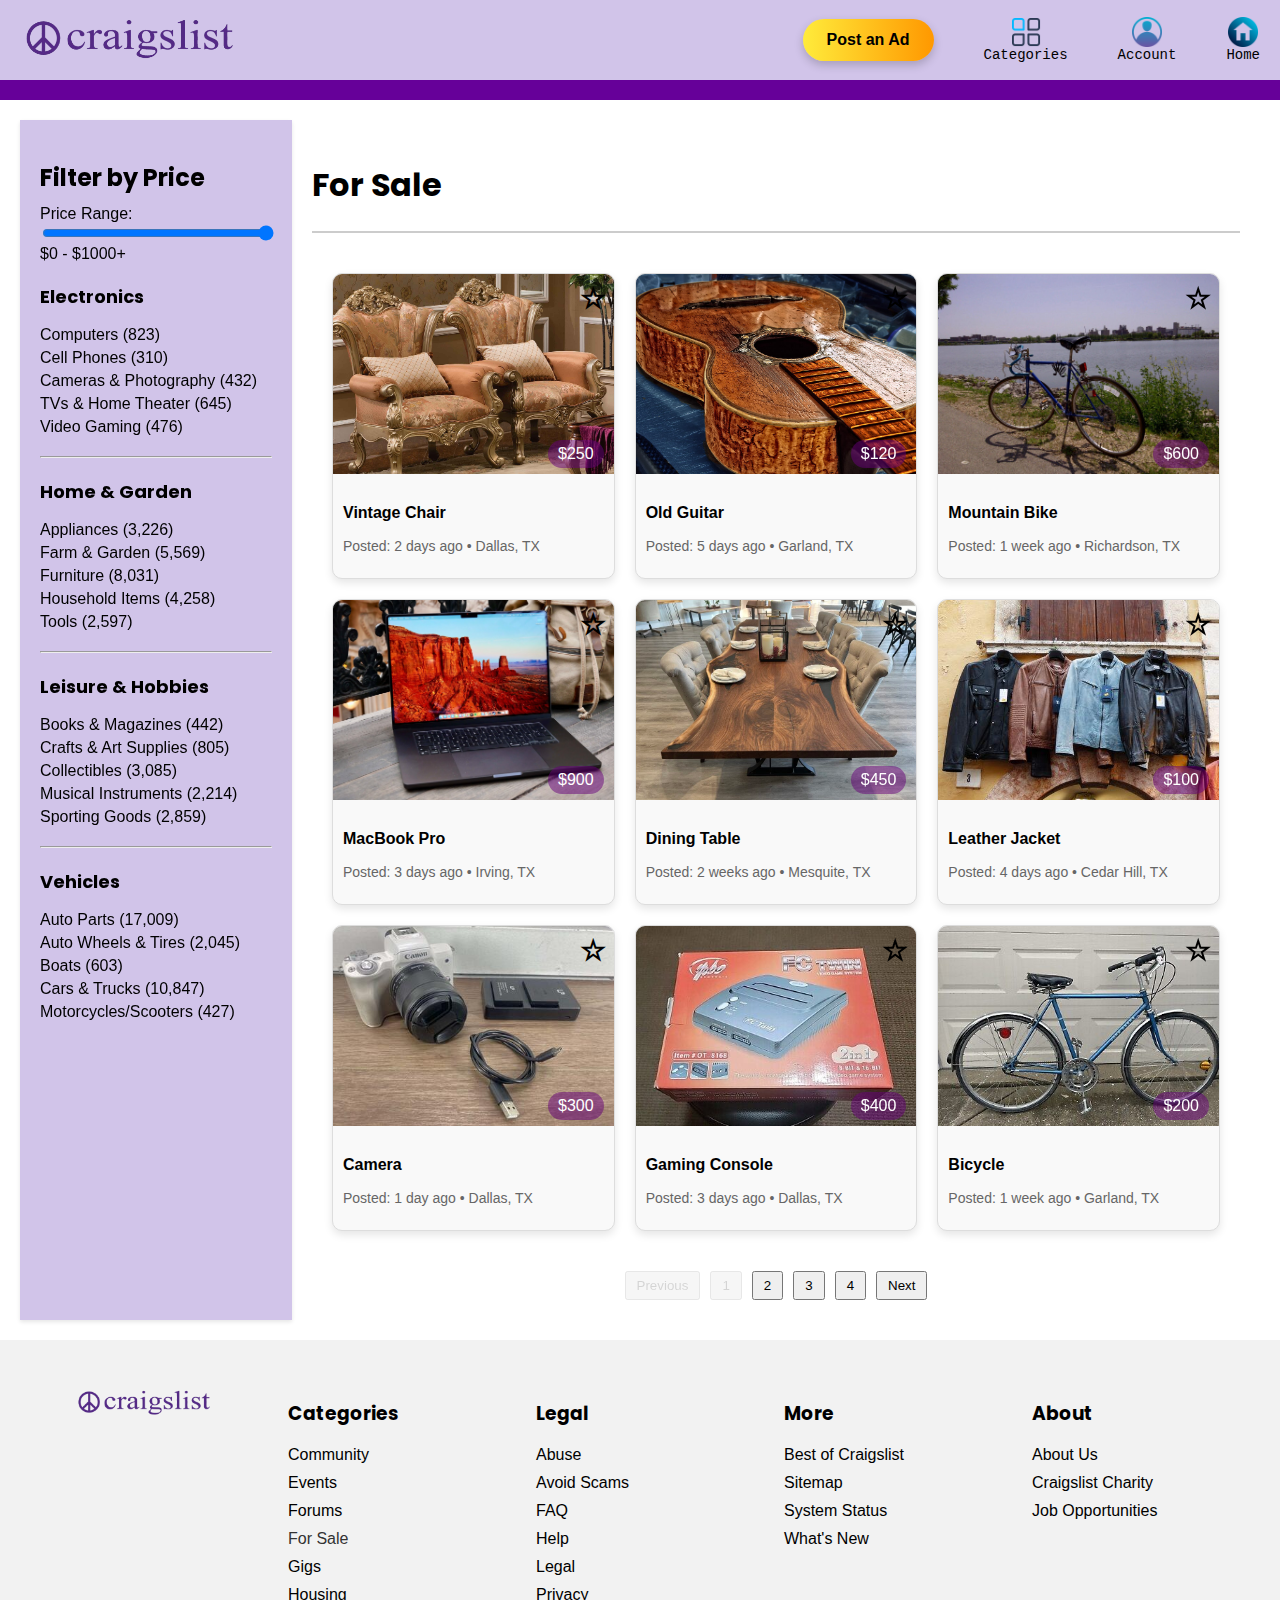
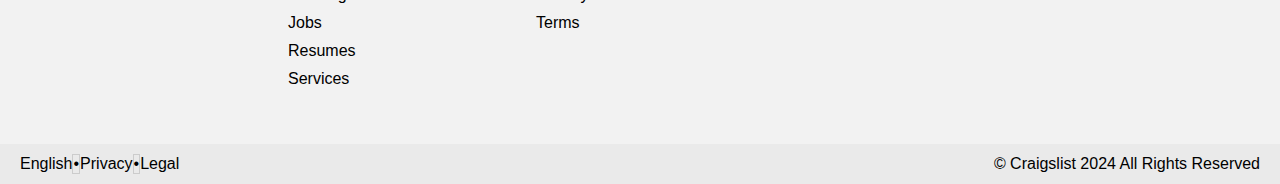
<file: for-sale.html>
<!DOCTYPE html>
<html lang="en">
    <head>
        <meta charset="UTF-8" />
        <meta name="viewport" content="width=device-width, initial-scale=1.0" />
        <title>Craigslist: For Sale</title>
        <link rel="stylesheet" href="css/home.css" />
        <link rel="stylesheet" href="css/for-sale.css" />
        <script src="js/for-sale.js" defer></script>
        <script src="js/for-saleCards.js" defer></script>
        <!-- Google tag (gtag.js) -->
        <script async src="https://www.googletagmanager.com/gtag/js?id=G-M72XWB46N5"></script>
        <script>
          window.dataLayer = window.dataLayer || [];
          function gtag(){dataLayer.push(arguments);}
          gtag('js', new Date());
        
          gtag('config', 'G-M72XWB46N5');
        </script>
    </head>
    <body>
        <section class="header">
            <div class="top_nav">
                <a href="index.html">
                    <img
                        class="logo"
                        src="images/craigslist_logo.png"
                        alt="Craigslist Logo"
                    />
                </a>
                <div class="nav_links">
                    <div class="post-ad">Post an Ad</div>
                    <a>
                        <img
                            class="categories-icon"
                            src="images/categories_icon.png"
                            alt="Categories Icon"
                        />
                        <span>Categories</span>
                    </a>
                    <a>
                        <img
                            class="profile-icon"
                            src="images/profile_icon.png"
                            alt="Profile Icon"
                        />
                        <span>Account</span>
                    </a>
                    <a href="index.html">
                        <img
                            class="home-icon"
                            src="images/house-icon.png"
                            alt="Home"
                        />
                        <span>Home</span>
                    </a>
                </div>
            </div>
        </section>
        <main class="main-content">
            <aside class="left-nav">
                <div class="filter-section">
                    <h2>Filter by Price</h2>
                    <label for="priceRange">Price Range:</label>
                    <input
                        type="range"
                        id="priceRange"
                        min="0"
                        max="1000"
                        value="1000"
                        step="10"
                    />
                    <span id="minValue">$0</span> -
                    <span id="priceValue">$1000+</span>
                </div>
                <div class="category-section">
                    <h2>Electronics</h2>
                    <ul>
                        <li>Computers (823)</li>
                        <li>Cell Phones (310)</li>
                        <li>Cameras & Photography (432)</li>
                        <li>TVs & Home Theater (645)</li>
                        <li>Video Gaming (476)</li>
                    </ul>
                    <hr />
                    <h2>Home & Garden</h2>
                    <ul>
                        <li>Appliances (3,226)</li>
                        <li>Farm & Garden (5,569)</li>
                        <li>Furniture (8,031)</li>
                        <li>Household Items (4,258)</li>
                        <li>Tools (2,597)</li>
                    </ul>
                    <hr />
                    <h2>Leisure & Hobbies</h2>
                    <ul>
                        <li>Books & Magazines (442)</li>
                        <li>Crafts & Art Supplies (805)</li>
                        <li>Collectibles (3,085)</li>
                        <li>Musical Instruments (2,214)</li>
                        <li>Sporting Goods (2,859)</li>
                    </ul>
                    <hr />
                    <h2>Vehicles</h2>
                    <ul>
                        <li>Auto Parts (17,009)</li>
                        <li>Auto Wheels & Tires (2,045)</li>
                        <li>Boats (603)</li>
                        <li>Cars & Trucks (10,847)</li>
                        <li>Motorcycles/Scooters (427)</li>
                    </ul>
                </div>
            </aside>
            <div class="body-content">
                <h1>For Sale</h1>
                <hr class="separator" />
                <div id="card-container" class="card-container"></div>
                <div id="pagination" class="pagination"></div>
            </div>
        </main>
        <footer>
            <div class="footer-grid">
                <div class="footer-column logo-column">
                    <a href="index.html">
                        <img
                            src="images/craigslist_logo.png"
                            alt="Craigslist Logo"
                        />
                    </a>
                </div>
                <div class="footer-column">
                    <h3>Categories</h3>
                    <ul>
                        <li>Community</li>
                        <li>Events</li>
                        <li>Forums</li>
                        <li><a href="for-sale.html">For Sale</a></li>
                        <li>Gigs</li>
                        <li>Housing</li>
                        <li>Jobs</li>
                        <li>Resumes</li>
                        <li>Services</li>
                    </ul>
                </div>
                <div class="footer-column">
                    <h3>Legal</h3>
                    <ul>
                        <li>Abuse</li>
                        <li>Avoid Scams</li>
                        <li>FAQ</li>
                        <li>Help</li>
                        <li>Legal</li>
                        <li>Privacy</li>
                        <li>Terms</li>
                    </ul>
                </div>
                <div class="footer-column">
                    <h3>More</h3>
                    <ul>
                        <li>Best of Craigslist</li>
                        <li>Sitemap</li>
                        <li>System Status</li>
                        <li>What's New</li>
                    </ul>
                </div>
                <div class="footer-column">
                    <h3>About</h3>
                    <ul>
                        <li>About Us</li>
                        <li>Craigslist Charity</li>
                        <li>Job Opportunities</li>
                    </ul>
                </div>
            </div>
            <div class="footer-bottom">
                <div class="footer-left">
                    <span>English</span>
                    <span class="separator">•</span>
                    <span>Privacy</span>
                    <span class="separator">•</span>
                    <span>Legal</span>
                </div>
                <div class="footer-right">
                    &copy; Craigslist 2024 All Rights Reserved
                </div>
            </div>
        </footer>
    </body>
</html>
</file>
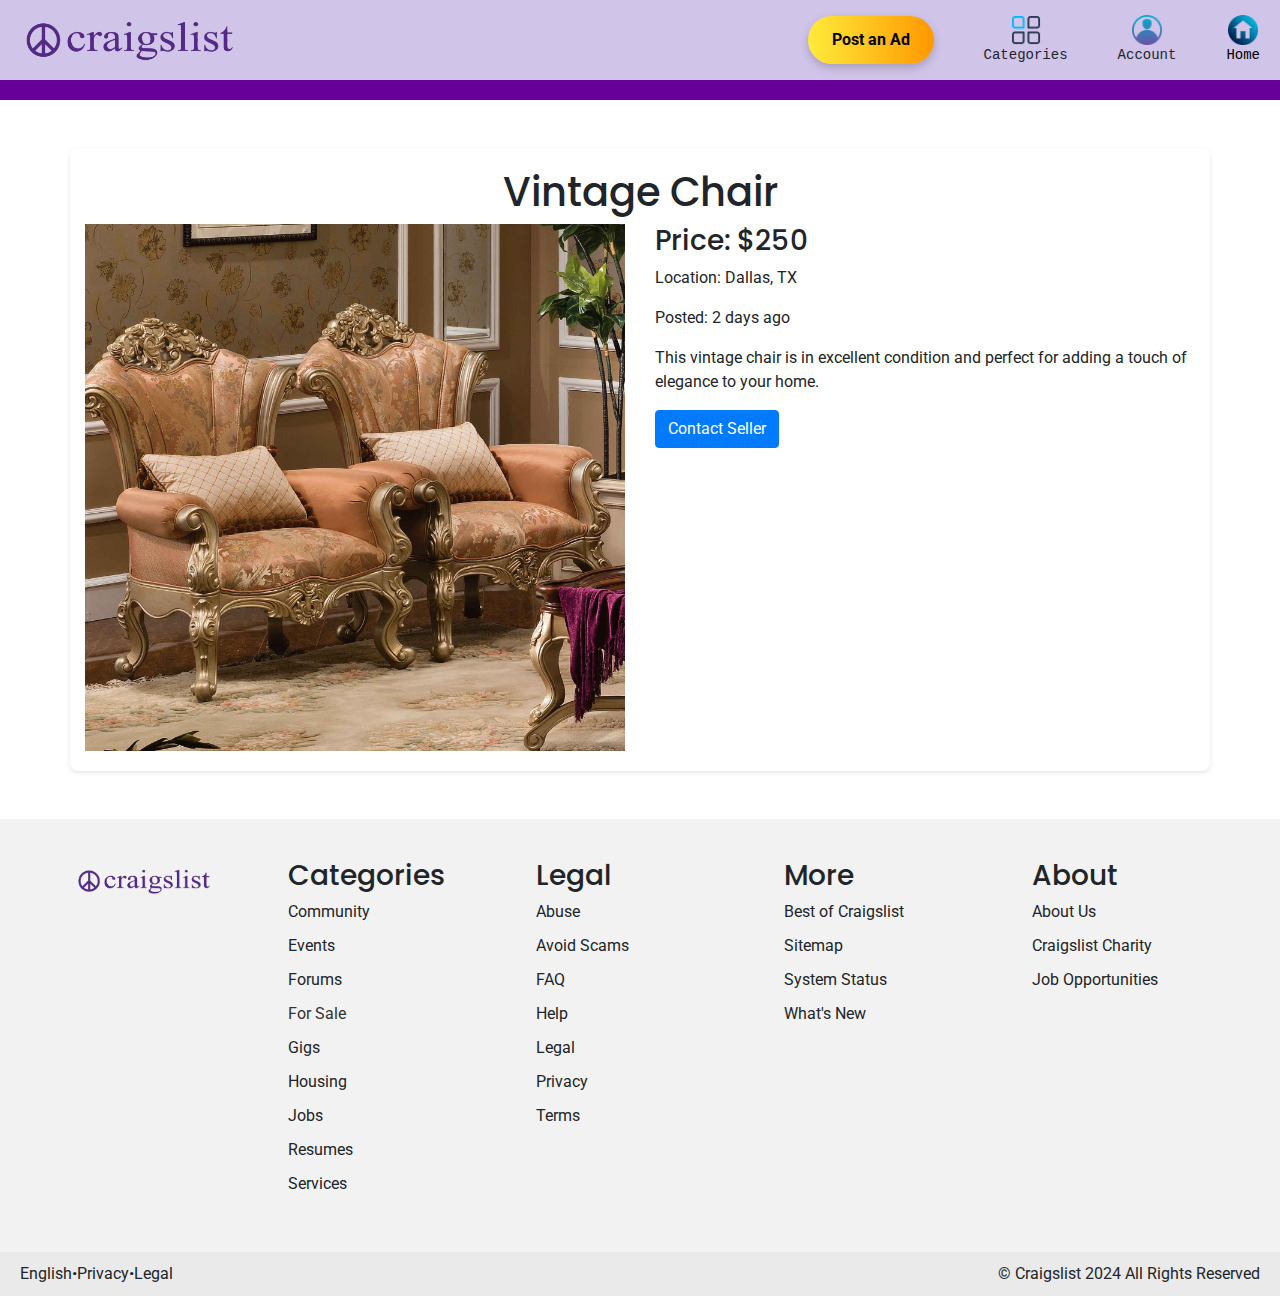
<file: vintage-chair.html>
<!DOCTYPE html>
<html lang="en">
    <head>
        <meta charset="UTF-8" />
        <meta name="viewport" content="width=device-width, initial-scale=1.0" />
        <title>Vintage Chair Details</title>
        <link rel="stylesheet" href="css/vintage-chair.css" />
        <link
            href="https://stackpath.bootstrapcdn.com/bootstrap/4.5.2/css/bootstrap.min.css"
            rel="stylesheet"
        />
        <!-- Google tag (gtag.js) -->
        <script async src="https://www.googletagmanager.com/gtag/js?id=G-M72XWB46N5"></script>
        <script>
          window.dataLayer = window.dataLayer || [];
          function gtag(){dataLayer.push(arguments);}
          gtag('js', new Date());
        
          gtag('config', 'G-M72XWB46N5');
        </script>
    </head>
    <body>
        <section class="header">
            <div class="top_nav">
                <a href="index.html">
                    <img
                        class="logo"
                        src="images/craigslist_logo.png"
                        alt="Craigslist Logo"
                    />
                </a>
                <div class="nav_links">
                    <div class="post-ad">Post an Ad</div>
                    <a>
                        <img
                            class="categories-icon"
                            src="images/categories_icon.png"
                            alt="Categories Icon"
                        />
                        <span>Categories</span>
                    </a>
                    <a>
                        <img
                            class="profile-icon"
                            src="images/profile_icon.png"
                            alt="Profile Icon"
                        />
                        <span>Account</span>
                    </a>
                    <a href="index.html">
                        <img
                            class="home-icon"
                            src="images/house-icon.png"
                            alt="Home"
                        />
                        <span>Home</span>
                    </a>
                </div>
            </div>
        </section>
        <div class="container mt-5 mb-5">
            <h1 class="text-center">Vintage Chair</h1>
            <div class="row">
                <div class="col-md-6">
                    <img
                        src="images/forSaleCards/vintagechair.jpg"
                        class="img-fluid"
                        alt="Vintage Chair"
                    />
                </div>
                <div class="col-md-6">
                    <h3>Price: $250</h3>
                    <p>Location: Dallas, TX</p>
                    <p>Posted: 2 days ago</p>
                    <p>
                        This vintage chair is in excellent condition and perfect
                        for adding a touch of elegance to your home.
                    </p>
                    <button class="btn btn-primary">Contact Seller</button>
                </div>
            </div>
        </div>

        <footer>
            <div class="footer-grid">
                <div class="footer-column logo-column">
                    <a href="index.html">
                        <img
                            src="images/craigslist_logo.png"
                            alt="Craigslist Logo"
                        />
                    </a>
                </div>
                <div class="footer-column">
                    <h3>Categories</h3>
                    <ul>
                        <li>Community</li>
                        <li>Events</li>
                        <li>Forums</li>
                        <li><a href="for-sale.html">For Sale</a></li>
                        <li>Gigs</li>
                        <li>Housing</li>
                        <li>Jobs</li>
                        <li>Resumes</li>
                        <li>Services</li>
                    </ul>
                </div>
                <div class="footer-column">
                    <h3>Legal</h3>
                    <ul>
                        <li>Abuse</li>
                        <li>Avoid Scams</li>
                        <li>FAQ</li>
                        <li>Help</li>
                        <li>Legal</li>
                        <li>Privacy</li>
                        <li>Terms</li>
                    </ul>
                </div>
                <div class="footer-column">
                    <h3>More</h3>
                    <ul>
                        <li>Best of Craigslist</li>
                        <li>Sitemap</li>
                        <li>System Status</li>
                        <li>What's New</li>
                    </ul>
                </div>
                <div class="footer-column">
                    <h3>About</h3>
                    <ul>
                        <li>About Us</li>
                        <li>Craigslist Charity</li>
                        <li>Job Opportunities</li>
                    </ul>
                </div>
            </div>
            <div class="footer-bottom">
                <div class="footer-left">
                    <span>English</span>
                    <span class="separator">•</span>
                    <span>Privacy</span>
                    <span class="separator">•</span>
                    <span>Legal</span>
                </div>
                <div class="footer-right">
                    &copy; Craigslist 2024 All Rights Reserved
                </div>
            </div>
        </footer>

        <script src="https://code.jquery.com/jquery-3.5.1.slim.min.js"></script>
        <script src="https://cdn.jsdelivr.net/npm/@popperjs/core@2.9.3/dist/umd/popper.min.js"></script>
        <script src="https://stackpath.bootstrapcdn.com/bootstrap/4.5.2/js/bootstrap.min.js"></script>
    </body>
</html>
</file>
<file: css/home.css>
@import url("https://fonts.googleapis.com/css2?family=Poppins:wght@400;600&family=Roboto:wght@400;500&display=swap");

body {
    margin: 0;
    font-family: "Roboto", sans-serif;
}

/* Header Texts: Poppins */
h1,
h2,
h3,
h4,
h5,
h6 {
    font-family: "Poppins", sans-serif;
}

body {
    margin: 0;
    padding: 0;
    box-sizing: border-box;
}

/* Navigation styles */
.top_nav {
    overflow: hidden;
    background-color: #d1c4e9;
    border-bottom: 20px solid #660099;
    top: 0;
    width: 100%;
    left: 0;
    z-index: 2;
    display: flex;
    align-items: center;
    height: 80px;
}

.nav_links {
    display: flex;
    align-items: center;
    justify-content: flex-end;
    flex-grow: 1;
}

.post-ad {
    background: linear-gradient(90deg, #ffeb3b, #ff9800);
    padding: 12px 24px;
    border-radius: 25px;
    font-weight: bold;
    color: black;
    text-decoration: none;
    margin-right: 20px;
    cursor: pointer;
    box-shadow: 0 4px 10px rgba(0, 0, 0, 0.2);
    transition: transform 0.2s, background 0.3s;
}

.post-ad:hover {
    transform: scale(1.05);
    background: linear-gradient(90deg, #ff9800, #ffeb3b);
}

.categories-icon,
.profile-icon,
.home-icon {
    width: 30px;
    height: auto;
    display: block;
    margin: 0 auto;
}

.nav_links a {
    display: flex;
    flex-direction: column;
    align-items: center;
    color: black;
    text-decoration: none;
    padding: 0 20px;
    font-size: 14px;
    margin-left: 10px;
    font-family: monospace;
    cursor: pointer;
}

.nav_links a:hover {
    background-color: #660099;
    color: white;
    font-size: 140%;
}

.logo {
    margin: 15px;
    height: 70px;
}

/* Search section styles */
.search-section {
    margin-top: 80px;
    padding: 20px;
    background-color: #f9f9f9;
}

/* Header tabs styles */
.header-tabs {
    display: flex;
    align-items: center;
    margin-right: 20px;
}

.tab {
    display: flex;
    flex-direction: column;
    align-items: center;
    padding: 10px 20px;
    cursor: pointer;
    text-align: center;
}

.tab img {
    height: 40px;
    margin-bottom: 5px;
}

.tab:hover {
    background-color: #660099;
    color: white;
}

/* Hero styles */
.hero {
    position: relative;
    width: 100%;
    height: calc((100vh - 100px) * 0.6);
    overflow: hidden;
}

.heroImg {
    position: absolute;
    bottom: 0;
    left: 50%;
    transform: translateX(-50%) scale(1.3);
    width: 100%;
    height: auto;
    min-height: 100%;
    object-fit: cover;
    object-position: center;
}

.search-box {
    position: absolute;
    top: 50%;
    left: 50%;
    transform: translate(-50%, -50%);
    display: flex;
    flex-direction: column;
    align-items: center;
    z-index: 3;
    background-color: rgba(255, 255, 255, 0.9);
    padding: 20px;
    border-radius: 20px;
    box-shadow: 0 8px 40px rgba(0, 0, 0, 0.3);
}

.hero-text {
    margin-bottom: 15px;
    font-size: 24px;
    text-align: center;
    font-weight: bold;
    color: #333;
}

.search-input-container {
    display: flex;
    align-items: center;
    justify-content: center;
}

.search-box input[type="text"] {
    padding: 15px;
    width: 60%;
    min-width: 350px;
    font-size: 16px;
    border: 2px solid #ccc;
    border-radius: 30px;
    transition: border-color 0.3s, box-shadow 0.3s;
    outline: none;
    background: linear-gradient(90deg, #f0f4f8, #e8eff5);
}

.search-box input[type="text"]:focus {
    border-color: #660099;
    box-shadow: 0 0 5px rgba(108, 99, 255, 0.5);
}

.search-box button {
    padding: 15px;
    font-size: 16px;
    background-color: #660099;
    color: white;
    border: none;
    border-radius: 30px;
    cursor: pointer;
    transition: background-color 0.3s, transform 0.3s;
    margin-left: 10px;
    box-shadow: 0 4px 10px rgba(0, 0, 0, 0.3);
}

.search-box button:hover {
    background-color: #5755e5;
    transform: translateY(-2px);
}

.search-box button:active {
    transform: translateY(1px);
}

/* Location styles */
.location {
    display: flex;
    align-items: center;
    justify-content: center;
    padding: 30px 0;
    width: 100%;
    box-shadow: 0 6px 12px rgba(0, 0, 0, 0.1);
    transition: box-shadow 0.3s ease;
    text-align: center;
    box-sizing: border-box;
    margin-bottom: 30px;
}

.location-container:hover {
    box-shadow: 0 8px 16px rgba(0, 0, 0, 0.2);
}

.location-image {
    width: 150px;
    height: 150px;
    border-radius: 50%;
    margin-right: 30px;
    object-fit: cover;
}

.location-text {
    display: flex;
    flex-direction: column;
    align-items: center;
}

.location-name {
    font-size: 32px;
    font-weight: bold;
    color: #333;
}

.change-location {
    font-size: 18px;
    color: #007bff;
    text-decoration: none;
    margin-top: 15px;
}

.change-location:hover {
    text-decoration: underline;
}

/* Categories styles */
.categories a {
    text-decoration: none;
    color: inherit;
}

.categories a:hover {
    color: #007bff;
}

.grid-container {
    display: grid;
    grid-template-columns: repeat(4, 1fr);
    grid-template-rows: repeat(2, auto);
    grid-column-gap: 5vw;
    grid-row-gap: 20px;
    align-items: center;
    justify-items: center;
    padding: 30px 0;
    width: 100%;
    max-width: 1200px;
    margin: 0 auto;
}

.grid-item {
    text-align: center;
}

.grid-item img {
    width: 150px;
    height: 150px;
    border-radius: 50%;
    object-fit: cover;
    border: 2px solid #ccc;
}

.grid-item p {
    margin-top: 10px;
    font-size: 18px;
    color: #333;
}

/* Featured Listings Section */
.featured {
    max-width: 1200px;
    margin: 0 auto;
    padding: 20px;
}

.featured h2 {
    margin-left: 10px;
    font-size: 24px;
    text-align: left;
    font-weight: bold;
    color: #333;
}

#card-container {
    display: grid;
    grid-template-columns: repeat(3, 1fr);
    grid-template-rows: repeat(2, auto);
    gap: 20px;
    justify-content: center;
    align-items: center;
    padding: 20px;
    max-width: 1200px;
    margin: 0 auto;
}

.item-card {
    background-color: #f9f9f9;
    border: 1px solid #ddd;
    border-radius: 10px;
    overflow: hidden;
    box-shadow: 0 4px 8px rgba(0, 0, 0, 0.1);
}

.image-container {
    position: relative;
    overflow: hidden;
}

.item-image {
    width: 100%;
    height: 200px;
    object-fit: cover;
}

.price-tag {
    position: absolute;
    bottom: 10px;
    right: 10px;
    background-color: rgba(102, 0, 121, 0.5);
    color: white;
    padding: 5px 10px;
    border-radius: 15px;
}

.star {
    position: absolute;
    top: 10px;
    right: 10px;
    font-size: 25px;
    color: transparent;
    -webkit-text-stroke: 2px black;
    cursor: pointer;
    transition: color 0.3s ease, -webkit-text-stroke 0.3s ease;
}

.star.filled {
    color: yellow;
    -webkit-text-stroke: 1px gold;
}

.item-info {
    padding: 10px;
}

.item-name {
    font-weight: bold;
    font-size: 16px;
}

.item-details {
    font-size: 14px;
    color: #666;
}

/* Footer styles */
.footer {
    width: 100%;
    margin: 0;
    padding: 20px 0;
    background-color: #f2f2f2;
    box-sizing: border-box;
}

.footer p {
    text-align: center;
    color: #333;
    margin: 0;
    padding: 0;
}

.footer-grid {
    display: grid;
    grid-template-columns: repeat(5, 1fr);
    padding: 20px;
    background-color: #f2f2f2;
    box-sizing: border-box;
    width: 100%;
    max-width: 100%;
    margin: 0 auto;
}

.footer-column {
    text-align: left;
    padding: 20px;
}

.footer-column ul {
    list-style: none;
    padding: 0;
}

.footer-column ul li {
    margin-bottom: 10px;
}

.footer-column ul li a {
    color: #333;
    text-decoration: none;
}

.footer-column ul li a:hover {
    text-decoration: underline;
}

.footer-bottom {
    display: flex;
    justify-content: space-between;
    padding: 10px 20px;
    background-color: #eaeaea;
    box-sizing: border-box;
    width: 100%;
}

.footer-left,
.footer-right {
    display: flex;
    align-items: center;
}

.footer-left span,
.footer-right {
    margin: 0;
    padding: 0;
}

.logo-footer {
    width: 80px;
    height: auto;
    margin-right: 10px;
}

.logo-column img {
    width: 100%;
    height: auto;
    max-width: 70%;
    margin: 0 auto;
    display: block;
}
</file>
<file: css/for-sale.css>
@import url("https://fonts.googleapis.com/css2?family=Poppins:wght@400;600&family=Roboto:wght@400;500&display=swap");

body {
    margin: 0;
    font-family: "Roboto", sans-serif;
}

/* Header Texts: Poppins */
h1,
h2,
h3,
h4,
h5,
h6 {
    font-family: "Poppins", sans-serif;
}

body {
    margin: 0;
    font-family: Arial, sans-serif;
}

/* Navigation styles */
.top_nav {
    overflow: hidden;
    background-color: #d1c4e9;
    border-bottom: 20px solid #660099;
    top: 0;
    width: 100%;
    left: 0;
    z-index: 2;
    display: flex;
    align-items: center;
    height: 80px;
}

.nav_links {
    display: flex;
    align-items: center;
    justify-content: flex-end;
    flex-grow: 1;
}

.post-ad {
    background: linear-gradient(90deg, #ffeb3b, #ff9800);
    padding: 12px 24px;
    border-radius: 25px;
    font-weight: bold;
    color: black;
    text-decoration: none;
    margin-right: 20px;
    cursor: pointer;
    box-shadow: 0 4px 10px rgba(0, 0, 0, 0.2);
    transition: transform 0.2s, background 0.3s;
}

.post-ad:hover {
    transform: scale(1.05);
    background: linear-gradient(90deg, #ff9800, #ffeb3b);
}

.categories-icon,
.profile-icon,
.home-icon {
    width: 30px;
    height: auto;
    display: block;
    margin: 0 auto;
}

.nav_links a {
    display: flex;
    flex-direction: column;
    align-items: center;
    color: black;
    text-decoration: none;
    padding: 0 20px;
    font-size: 14px;
    margin-left: 10px;
    font-family: monospace;
    cursor: pointer;
}

.nav_links a:hover {
    background-color: #660099;
    color: white;
    font-size: 140%;
}

.logo {
    margin: 15px;
    height: 70px;
}

/* Main content layout */
.main-content {
    display: flex;
    padding: 20px;
}

.left-nav {
    width: 20%;
    background-color: #d1c4e9;
    padding: 20px;
    box-shadow: 0 2px 4px rgba(0, 0, 0, 0.1);
    position: sticky;
    top: 0;
}

.body-content {
    width: 80%;
    padding: 20px;
}

/* Filter section styles */
.filter-section {
    margin-bottom: 20px;
}

.filter-section h2 {
    margin-bottom: 10px;
}

#priceRange {
    width: 100%;
}

/* Sort section styles */
.sort-section {
    display: flex;
    align-items: center;
    justify-content: space-between;
    margin-bottom: 20px;
}

.sort-section label {
    font-size: 1.1em;
    margin-right: 10px;
}

.sort-section select {
    padding: 5px;
    font-size: 16px;
}

/* Category section styles */
.category-section h2 {
    margin-top: 20px;
    font-size: 18px;
}

.category-section ul {
    list-style-type: none;
    padding: 0;
}

.category-section li {
    margin: 5px 0;
}

hr {
    margin: 20px 0;
}

/* Item card styles */
#card-container {
    display: grid;
    grid-template-columns: repeat(3, 1fr);
    grid-template-rows: repeat(2, auto);
    gap: 20px;
    justify-content: center;
    align-items: center;
    padding: 20px;
    max-width: 1200px;
    margin: 0 auto;
}

.item-card {
    background-color: #f9f9f9;
    border: 1px solid #ddd;
    border-radius: 10px;
    overflow: hidden;
    box-shadow: 0 4px 8px rgba(0, 0, 0, 0.1);
}

.image-container {
    position: relative;
    overflow: hidden;
}

.item-image {
    width: 100%;
    height: 200px;
    object-fit: cover;
}

.price-tag {
    position: absolute;
    bottom: 10px;
    right: 10px;
    background-color: rgba(102, 0, 121, 0.5);
    color: white;
    padding: 5px 10px;
    border-radius: 15px;
}

.star {
    position: absolute;
    top: 10px;
    right: 10px;
    font-size: 25px;
    color: transparent;
    -webkit-text-stroke: 2px black;
    cursor: pointer;
    transition: color 0.3s ease, -webkit-text-stroke 0.3s ease;
}

.star.filled {
    color: yellow;
    -webkit-text-stroke: 1px gold;
}

.item-info {
    padding: 10px;
}

.item-name {
    font-weight: bold;
    font-size: 16px;
}

.item-details {
    font-size: 14px;
    color: #666;
}

/* Pagination styles */
.pagination {
    display: flex;
    justify-content: center;
    margin-top: 20px;
}

.pagination button {
    margin: 0 5px;
    padding: 5px 10px;
    cursor: pointer;
}

.pagination button:disabled {
    cursor: not-allowed;
    opacity: 0.5;
}

/* Separator styles */
.separator {
    margin: 20px 0;
    border: 1px solid #ccc;
}

/* Footer styles */
.footer {
    width: 100%;
    margin: 0;
    padding: 20px 0;
    background-color: #f2f2f2;
    box-sizing: border-box;
}

.footer p {
    text-align: center;
    color: #333;
    margin: 0;
    padding: 0;
}

.footer-grid {
    display: grid;
    grid-template-columns: repeat(5, 1fr);
    padding: 20px;
    background-color: #f2f2f2;
    box-sizing: border-box;
    width: 100%;
    max-width: 100%;
    margin: 0 auto;
}

.footer-column {
    text-align: left;
    padding: 20px;
}

.footer-column ul {
    list-style: none;
    padding: 0;
}

.footer-column ul li {
    margin-bottom: 10px;
}

.footer-column ul li a {
    color: #333;
    text-decoration: none;
}

.footer-column ul li a:hover {
    text-decoration: underline;
}

.footer-bottom {
    display: flex;
    justify-content: space-between;
    padding: 10px 20px;
    background-color: #eaeaea;
    box-sizing: border-box;
    width: 100%;
}

.footer-left,
.footer-right {
    display: flex;
    align-items: center;
}

.footer-left span,
.footer-right {
    margin: 0;
    padding: 0;
}

.logo-footer {
    width: 80px;
    height: auto;
    margin-right: 10px;
}

.logo-column img {
    width: 100%;
    height: auto;
    max-width: 70%;
    margin: 0 auto;
    display: block;
}
</file>
<file: css/vintage-chair.css>
@import url("https://fonts.googleapis.com/css2?family=Poppins:wght@400;600&family=Roboto:wght@400;500&display=swap");

body {
    margin: 0;
    font-family: "Roboto", sans-serif;
}

/* Header Texts: Poppins */
h1,
h2,
h3,
h4,
h5,
h6 {
    font-family: "Poppins", sans-serif;
}

/* General styles */
body {
    margin: 0;
    padding: 0;
    box-sizing: border-box;
}

/* Navigation styles */
.top_nav {
    overflow: hidden;
    background-color: #d1c4e9;
    border-bottom: 20px solid #660099;
    top: 0;
    width: 100%;
    left: 0;
    z-index: 2;
    display: flex;
    align-items: center;
    height: 100px;
}

.nav_links {
    display: flex;
    align-items: center;
    justify-content: flex-end;
    flex-grow: 1;
}

.post-ad {
    background: linear-gradient(90deg, #ffeb3b, #ff9800);
    padding: 12px 24px;
    border-radius: 25px;
    font-weight: bold;
    color: black;
    text-decoration: none;
    margin-right: 20px;
    cursor: pointer;
    box-shadow: 0 4px 10px rgba(0, 0, 0, 0.2);
    transition: transform 0.2s, background 0.3s;
}

.post-ad:hover {
    transform: scale(1.05);
    background: linear-gradient(90deg, #ff9800, #ffeb3b);
}

.categories-icon,
.profile-icon,
.home-icon {
    width: 30px;
    height: auto;
    display: block;
    margin: 0 auto;
}

.nav_links a {
    display: flex;
    flex-direction: column;
    align-items: center;
    color: black;
    text-decoration: none;
    padding: 0 20px;
    font-size: 14px;
    margin-left: 10px;
    font-family: monospace;
    cursor: pointer;
}

.nav_links a:hover {
    background-color: #660099;
    color: white;
    font-size: 140%;
}

.logo {
    margin: 15px;
    height: 70px;
}

/* Main content styles */
.container {
    padding: 20px;
    background-color: white;
    border-radius: 8px;
    box-shadow: 0 2px 4px rgba(0, 0, 0, 0.1);
}

/* Footer styles */
.footer {
    width: 100%;
    margin: 0;
    padding: 20px 0;
    background-color: #f2f2f2;
    box-sizing: border-box;
}

.footer p {
    text-align: center;
    color: #333;
    margin: 0;
    padding: 0;
}

.footer-grid {
    display: grid;
    grid-template-columns: repeat(5, 1fr);
    padding: 20px;
    background-color: #f2f2f2;
    box-sizing: border-box;
    width: 100%;
    max-width: 100%;
    margin: 0 auto;
}

.footer-column {
    text-align: left;
    padding: 20px;
}

.footer-column ul {
    list-style: none;
    padding: 0;
}

.footer-column ul li {
    margin-bottom: 10px;
}

.footer-column ul li a {
    color: #333;
    text-decoration: none;
}

.footer-column ul li a:hover {
    text-decoration: underline;
}

.footer-bottom {
    display: flex;
    justify-content: space-between;
    padding: 10px 20px;
    background-color: #eaeaea;
    box-sizing: border-box;
    width: 100%;
}

.footer-left,
.footer-right {
    display: flex;
    align-items: center;
}

.footer-left span,
.footer-right {
    margin: 0;
    padding: 0;
}

.logo-footer {
    width: 80px;
    height: auto;
    margin-right: 10px;
}

.logo-column img {
    width: 100%;
    height: auto;
    max-width: 70%;
    margin: 0 auto;
    display: block;
}
</file>
